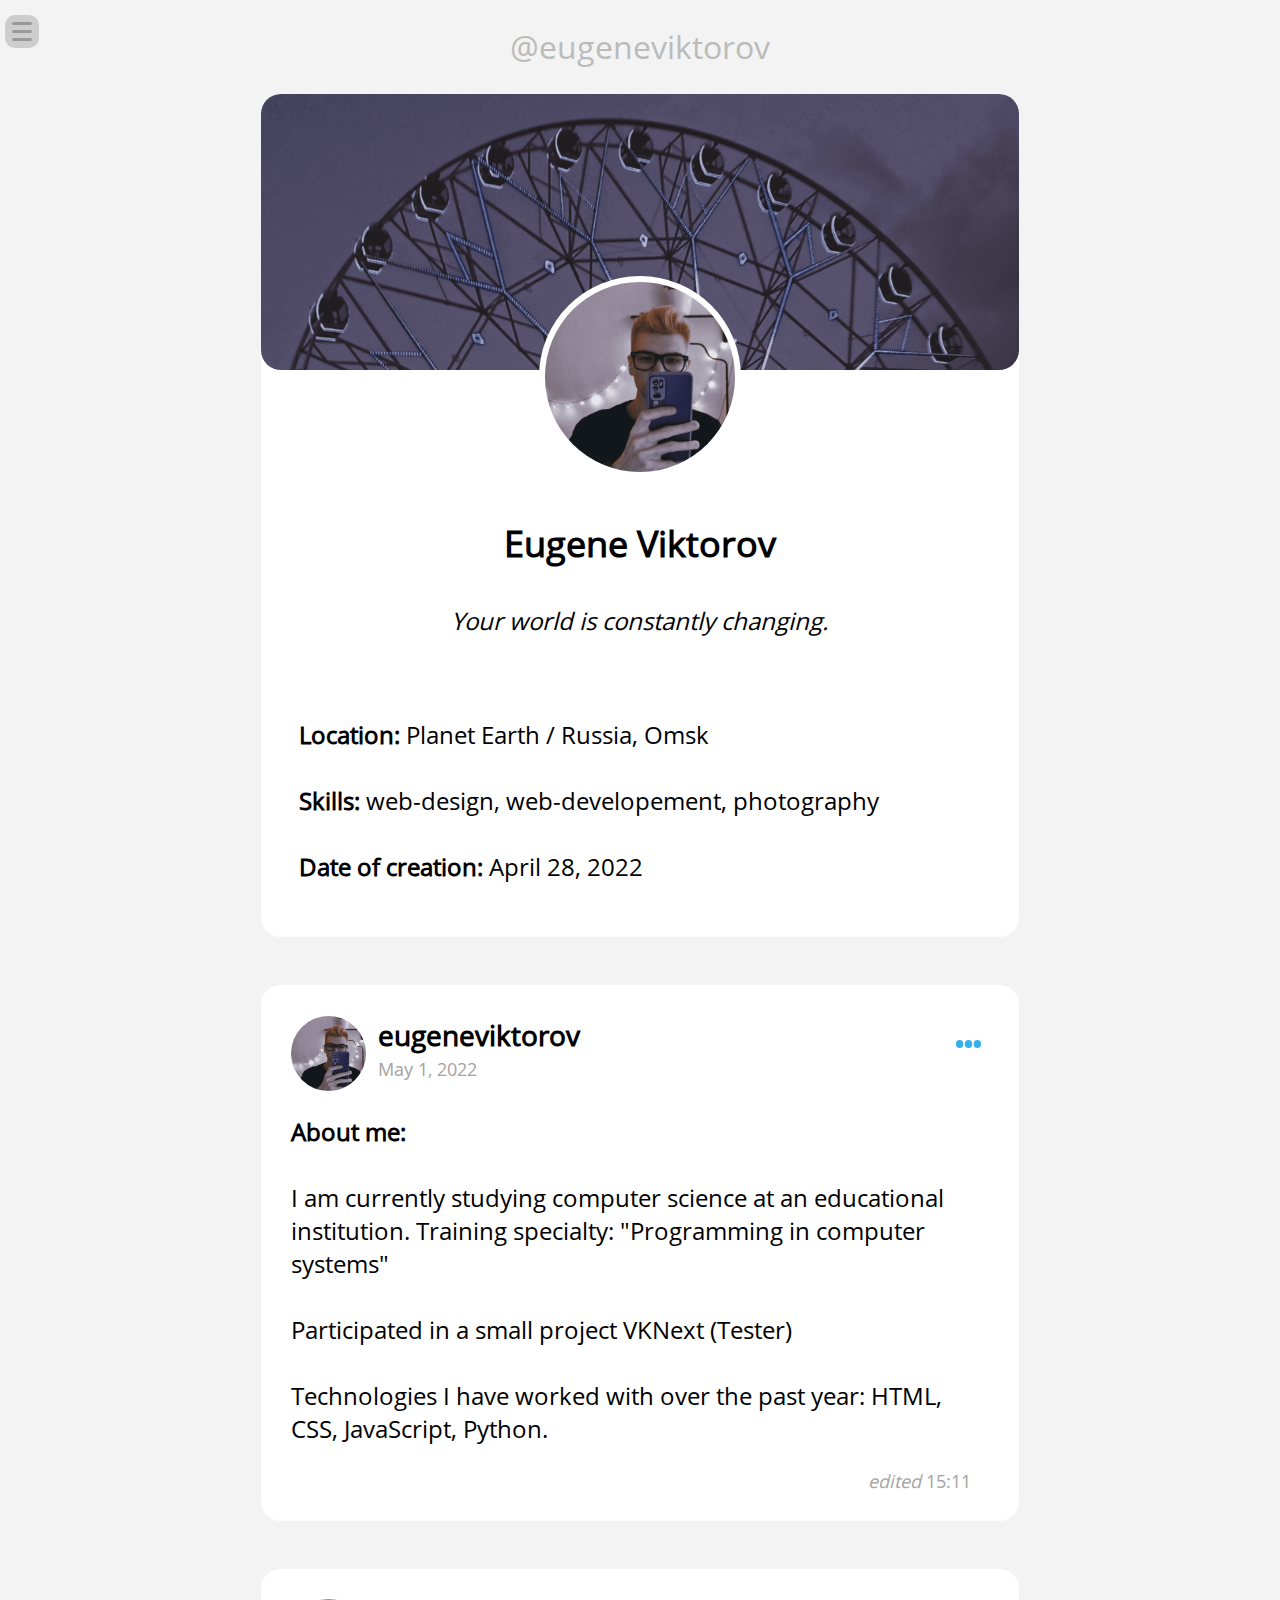
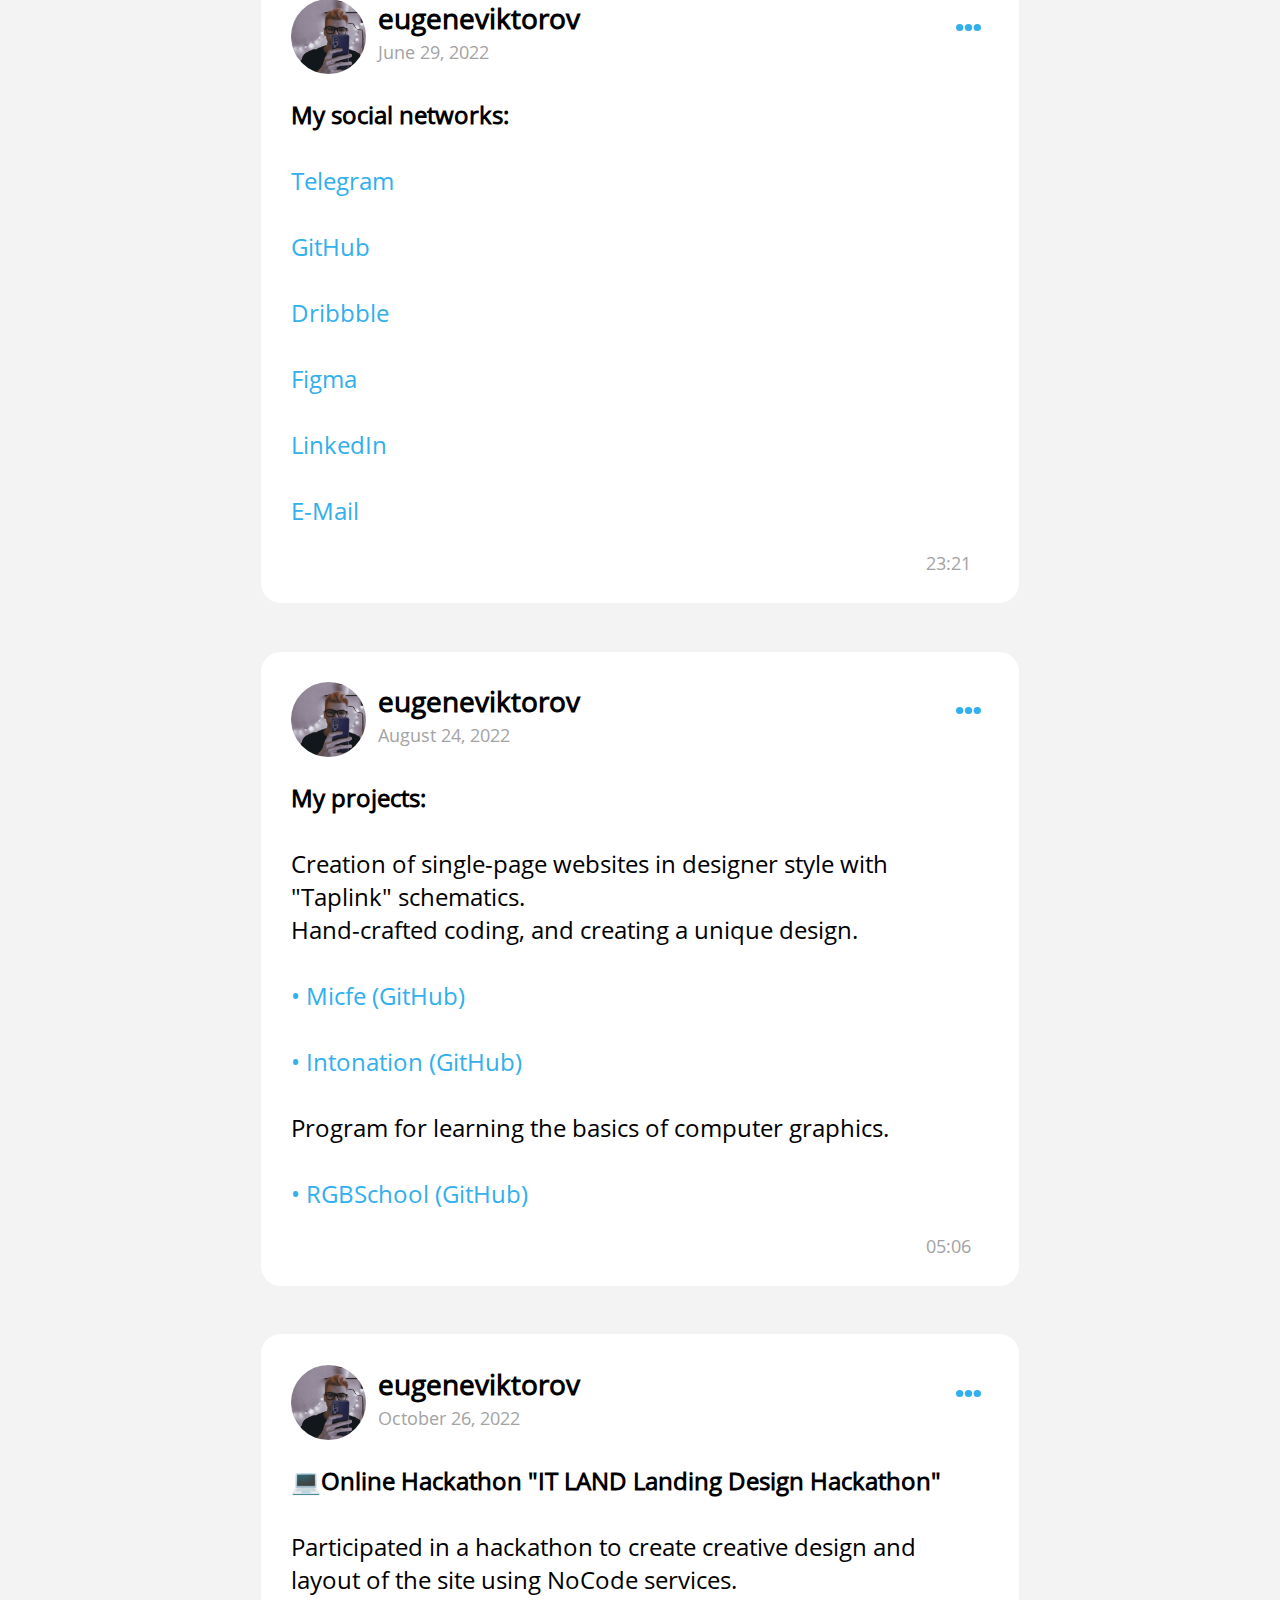
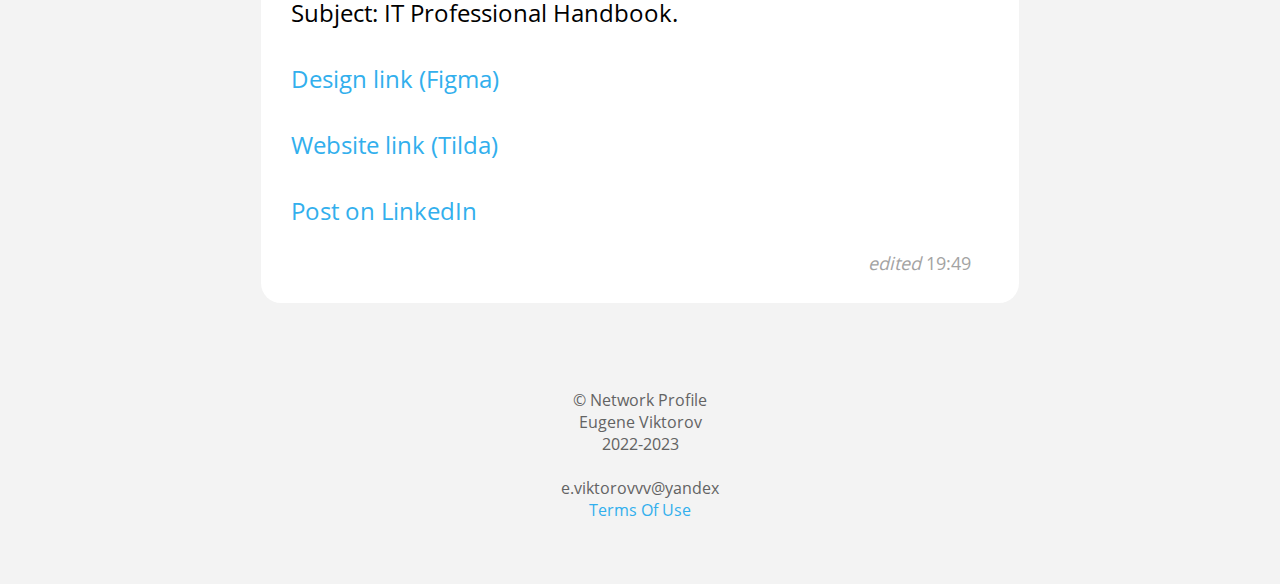
<file: index.html>
<!DOCTYPE html>
<html lang="en">
   <head>
      <meta charset="UTF-8">
      <meta http-equiv="X-UA-Compatible" content="IE=edge">
      <title>Network Profile</title>
      <link rel="stylesheet" href="index/main.css">
      <link rel="apple-touch-icon" href="icons/apple-icon(192x192).png"/>
      <link rel="apple-touch-icon" sizes="57x57" href="icons/apple-icon-57x57.png"/>
      <link rel="apple-touch-icon" sizes="60x60" href="icons/apple-icon-60x60.png"/>
      <link rel="apple-touch-icon" sizes="72x72" href="icons/apple-icon-72x72.png"/>
      <link rel="apple-touch-icon" sizes="76x76" href="icons/apple-icon-76x76.png"/>
      <link rel="apple-touch-icon" sizes="114x114" href="icons/apple-icon-114x114.png"/>
      <link rel="apple-touch-icon" sizes="120x120" href="icons/apple-icon-120x120.png"/>
      <link rel="apple-touch-icon" sizes="144x144" href="icons/apple-icon-144x144.png"/>
      <link rel="apple-touch-icon" sizes="152x152" href="icons/apple-icon-152x152.png"/>
      <link rel="apple-touch-icon" sizes="180x180" href="icons/apple-icon-180x180.png"/>
      <link rel="apple-touch-icon" sizes="192x192" href="icons/apple-icon-precomposed-192x192.png"/>
      <link rel="icon" type="image/png" sizes="192x192"  href="icons/android-icon-192x192.png"/>
      <link rel="icon" type="image/png" sizes="16x16" href="icons/favicon-16x16.png"/>
      <link rel="icon" type="image/png" sizes="32x32" href="icons/favicon-32x32.png"/>
      <link rel="icon" type="image/png" sizes="96x96" href="icons/favicon-96x96.png"/>
      <link rel="shortcut icon" type="image/x-icon" href="icons/favicon.ico">
      <link rel="shortcut icon" type="image/x-icon" href="favicon.ico"/>
      <link rel="manifest" href="manifest.json"> <!-- At the root of the site -->
      <meta name="msapplication-TileColor" content="#ffffff">
      <meta name="msapplication-TileImage" content="icons/ms-icon-144x144.png">
      <meta name="theme-color" content="#ffffff">
      <meta name="apple-mobile-web-app-capable" content="yes">
      <meta name="viewport" content="width=device-width, initial-scale=1, user-scalable=no">
   </head>
   <body style="font-family: OpenSans-Regular">
      <style>
         @font-face {
         font-family: OpenSans-Regular;
         src: url(index/files/OpenSans-Regular.ttf);
         }
      </style>
      <div class="preload">
         <img src="icons/logo-512x512.png" class="pre_logo" width="300" />
      </div>
      <div class="wrapper"></div>
      <div class="username">
         @eugeneviktorov</div>
      <!-- Profile -->
      <div id="profile"></div>
      <div class="page">
         <div class="photo_background"><img src="index/files/Photo-Background.png" class="photo_background_settings"></div>
         <div class="photo_profile"><img src="index/files/Photo-Profile.png" class="photo_profile_settings"></div>
         <div class="name_profile"  text="soled"></div>
         <div class="status" text="dored"></div>
         <div class="characteristic" text="loctte"></div>
      </div>
      <input type="text" value="eugeneviktorov.github.io#profile">
      <!-- End Profile -->
      <!-- Post 1 -->
      <div id="about"></div>
      <div class="page">
         <div class="tooltip">
            <bad onclick="myFunction_one()" onmouseout="outFunc_one()">
               <span class="tooltiptext" id="myTooltip_one" text="tempor_link"></span>
            </bad>
            <img src="index/icons/action-menu.svg" class="action_menu">
         </div>
         <img src="index/files/Photo-Profile.png" class="photo_page">
         <div class="name">
            <b>
               <p>eugeneviktorov</p>
            </b>
         </div>
         <div class="date" text="amet_may"></div>
         <div class="text" text="lorem"></div>
         <div class="time" text="amet_edit_one"></div>
      </div>
      <input type="text" value="eugeneviktorov.github.io#about" id="myInput_one">
      <!-- Post 1 END -->
      <!-- Post 2 -->
      <div id="social"></div>
      <div class="page">
         <div class="tooltip">
            <bad onclick="myFunction_two()" onmouseout="outFunc_two()">
               <span class="tooltiptext" id="myTooltip_two" text="tempor_link"></span>
            </bad>
            <img src="index/icons/action-menu.svg" class="action_menu">
         </div>
         <img src="index/files/Photo-Profile.png" class="photo_page">
         <div class="name">
            <b>
               <p>eugeneviktorov</p>
            </b>
         </div>
         <div class="date" text="amet_june"></div>
         <div class="text" text="ipsum"></div>
         <div class="time" text="amet_edit_two"></div>
      </div>
      <input type="text" value="eugeneviktorov.github.io#social" id="myInput_two">
      <!-- Post 2 END -->
      <!-- Post 3 -->
      <div id="projects"></div>
      <div class="page">
         <div class="tooltip">
            <bad onclick="myFunction_three()" onmouseout="outFunc_three()">
               <span class="tooltiptext" id="myTooltip_three" text="tempor_link"></span>
            </bad>
            <img src="index/icons/action-menu.svg" class="action_menu">
         </div>
         <img src="index/files/Photo-Profile.png" class="photo_page">
         <div class="name">
            <b>
               <p>eugeneviktorov</p>
            </b>
         </div>
         <div class="date" text="amet_august"></div>
         <div class="text" text="sits"></div>
         <div class="time" text="amet_edit_three"></div>
      </div>
      <input type="text" value="eugeneviktorov.github.io#projects" id="myInput_three">
      <!-- Post 3 END -->
      <!-- Post 4 -->
      <div id="hackathon"></div>
      <div class="page">
         <div class="tooltip">
            <bad onclick="myFunction_four()" onmouseout="outFunc_four()">
               <span class="tooltiptext" id="myTooltip_four" text="tempor_link"></span>
            </bad>
            <img src="index/icons/action-menu.svg" class="action_menu">
         </div>
         <img src="index/files/Photo-Profile.png" class="photo_page">
         <div class="name">
            <b>
               <p>eugeneviktorov</p>
            </b>
         </div>
         <div class="date" text="amet_october"></div>
         <div class="text" text="hacks"></div>
         <div class="time" text="amet_edit_four"></div>
      </div>
      <input type="text" value="eugeneviktorov.github.io#hackathon" id="myInput_four">
      <!-- Post 4 END -->
      <input type="checkbox" id="hmt" class="hidden-menu-ticker">
      <label class="btn-menu" for="hmt">
      <span class="first"></span>
      <span class="second"></span>
      <span class="third"></span></label>
      <label class="hide-after-open" for="hmt"></label>
      <ul class="hidden-menu">
         <div class="theme_type">
            <input class="btn-toggle" id="theme" type='checkbox' onclick="changeTheme()"/>
            <label for="theme" class="lights" text="elitL"></label>
            <label for="theme" class="darks" text="elitD"></label></li>
         </div>
         <div class="theme_type_two">
            <input id="lang" type='checkbox' onclick="changeLagnuage()">
            <label for="lang" class="eng">English</label>
            <label for="lang" class="rus">Russian β</label></li>
         </div>
      </ul>
      <div class="organization" text="orgaztn"></div>
      <script  src="index/script.js"></script>
   </body>
</html>
</file>
<file: index/main.css>
html{
   -webkit-user-select: none;
  /* Safari */
   -moz-user-select: none;
  /* Firefox */
   -ms-user-select: none;
  /* IE10+/Edge */
   user-select: none;
  /* Standard */
}
body {
   background: #f3f3f3;
}
body.dark-theme {
   color: #ffffff;
   background: #000000;
}
body.dark-theme a {
   color: #32AFED;
}
body.dark-theme a:hover {
   color: #288dec;
}
body.dark-theme .preload{
   background: #000000;
}
body.dark-theme .page{
   background: #151515;
}
body.dark-theme .photo_profile_settings{
   background-color: #151515;
}
body.dark-theme .name_profile{
   color: #ffffff;
}
body.dark-theme .status{
   color: #ffffff;
}
body.dark-theme .characteristic{
   color: #ffffff;
}
body.dark-theme .photo_page{
   background: #151515;
}
body.dark-theme .name{
   color: #ffffff;
}
body.dark-theme .tooltip .tooltiptext{
   color: #ffffff;
   background-color: #1d1d1d;
   box-shadow: 2px 2px 5px #ffffff14;
}
body.dark-theme .hidden-menu{
   background-color: #1d1d1d;
   box-shadow: 2px 2px 5px #ffffff14;
}
body.dark-theme .btn-menu{
   background-color: #ffffff35;
}
a{
   color:inherit;
   text-decoration:none;
   color: #32AFED;
   transition: 0.3s;
}
a:hover{
   color: #288dec;
}
br{
   -webkit-user-select: none;
  /* Safari */
   -moz-user-select: none;
  /* Firefox */
   -ms-user-select: none;
  /* IE10+/Edge */
   user-select: none;
  /* Standard */
}
input{
   opacity: 0;
   margin-left: -100%;
}
::-moz-selection{
   background-color: #BBBBBB;
}
::-webkit-scrollbar{
   width: 10px;
}
::-webkit-scrollbar-thumb{
   border-radius: 20px;
   background: #BBBBBB;
}
.wrapper {
   opacity: 0;
}
.preload{
   display: block;
   width: 100%;
   height: 100%;
   background: #ffffff;
   position: fixed;
   top: 0;
   left: 0;
   transition: all 0.7s ease-in-out;
   z-index: 999;
   pointer-events: none;
}
.preload.invisible{
   top: -100%;
   opacity: 0;
}
.pre_logo{
   margin: 0;
   position: absolute;
   top: 50%;
   left: 50%;
   margin-right: -50%;
   transform: translate(-50%, -50%);
}
.username{
   margin-top: 2%;
   color: #BBBBBB;
   font-size: 32px;
   text-align: center;
   cursor: default;
   -webkit-user-select: text;
  /* Safari */
   -moz-user-select: text;
  /* Firefox */
   -ms-user-select: text;
  /* IE10+/Edge */
   user-select: text;
  /* Standard */
}
.page{
   margin-top: 2%;
   margin-left: auto;
   margin-right: auto;
   background-color: #ffffff;
   border-radius: 20px 20px;
   z-index: 1;
}
@media (min-width:280px){
   .page{
       width: 98%;
  }
}
@media (min-width:425px){
   .page{
       width: 90%;
  }
}
@media (min-width:768px){
   .page{
       width: 70%;
  }
}
@media (min-width:1024px){
   .page{
       width: 60%;
  }
}
@media (min-width:1440px){
   .page{
       width: 50%;
  }
}
@media (min-width:1920px){
   .page{
       width: 35%;
  }
}
@media (min-width:2560px){
   .page{
       width: 25%;
  }
}
@media (min-width:3840px){
   .page{
       width: 20%;
  }
}
@media (min-width:4260px){
   .page{
       width: 17%;
  }
}
@media (min-width:5144px){
   .page{
       width: 12%;
  }
}
.photo_background{
   text-align: center;
   position: relative;
   z-index: 2;
   pointer-events: none;
}
.photo_background_settings{
   border-radius: 20px 20px;
   width: 100%;
}
.photo_profile{
   text-align: center;
   position: relative;
   margin-top: 1%;
   z-index: 3;
   pointer-events: none;
}
.photo_profile_settings{
   background-color: #ffffff;
   border-radius: 50%;
}
@media (min-width:280px){
   .photo_profile_settings{
       padding: 3px;
       margin-top: -20%;
       width: 35%;
  }
}
@media (min-width:320px){
   .photo_profile_settings{
       padding: 4px;
  }
}
@media (min-width:768px){
   .photo_profile_settings{
       padding: 6px;
       margin-top: -14%;
       width:25%;
  }
}
.name_profile{
   color: #000000;
   text-align: center;
   -webkit-user-select: text;
   /* Safari */
    -moz-user-select: text;
   /* Firefox */
    -ms-user-select: text;
   /* IE10+/Edge */
    user-select: text;
   /* Standard */
}
@media (min-width:280px){
   .name_profile{
       font-size: 22px;
  }
}
@media (min-width:320px){
   .name_profile{
       font-size: 24px;
  }
}
@media (min-width:375px){
   .name_profile{
       font-size: 28px;
  }
}
@media (min-width:425px){
   .name_profile{
       font-size: 32px;
  }
}
@media (min-width:768px){
   .name_profile{
       font-size: 36px;
  }
}
.status{
   color: #000000;
   margin-right: auto;
   margin-left: auto;
   text-align: center;
   -webkit-user-select: text;
  /* Safari */
   -moz-user-select: text;
  /* Firefox */
   -ms-user-select: text;
  /* IE10+/Edge */
   user-select: text;
  /* Standard */
}
@media (min-width:280px){
   .status{
       width: 90%;
       font-size: 18px;
  }
}
@media (min-width:320px){
   .status{
       width: 80%;
       font-size: 20px;
  }
}
@media (min-width:375px){
   .status{
       font-size: 22px;
  }
}
@media (min-width:425px){
   .status{
       font-size: 24px;
  }
}
@media (min-width:768px){
   .status{
       width: 60%;
  }
}
@media (min-width:1440px){
   .status{
       width: 45%;
  }
}
.characteristic{
   color: #000000;
   margin-left: auto;
   margin-right: auto;
   width: 90%;
   padding: 0 0 30px 0;
   -webkit-user-select: text;
  /* Safari */
   -moz-user-select: text;
  /* Firefox */
   -ms-user-select: text;
  /* IE10+/Edge */
   user-select: text;
  /* Standard */
}
@media (min-width:280px){
   .characteristic{
       font-size: 18px;
  }
}
@media (min-width:320px){
   .characteristic{
       font-size: 20px;
  }
}
@media (min-width:375px){
   .characteristic{
       font-size: 22px;
  }
}
@media (min-width:425px){
   .characteristic{
       font-size: 24px;
  }
}
.photo_page{
   margin-top: 4%;
   margin-left: 4%;
   display: inline-block;
   pointer-events: none;
   border-radius: 50%;
}
@media (min-width:280px){
   .photo_page{
       width: 52px;
  }
}
@media (min-width:320px){
   .photo_page{
       width: 65px;
  }
}
@media (min-width:425px){
   .photo_page{
       width: 68px;
  }
}
@media (min-width:768px){
   .photo_page{
       width: 72px;
  }
}
@media (min-width:1024px){
   .photo_page{
       width: 75px;
  }
}
.name{
   display: inline-block;
   margin-left: 1%;
   -webkit-user-select: text;
  /* Safari */
   -moz-user-select: text;
  /* Firefox */
   -ms-user-select: text;
  /* IE10+/Edge */
   user-select: text;
  /* Standard */
}
@media (min-width:280px){
   .name{
       font-size: 20px;
       vertical-align: 30px;
  }
}
@media (min-width:320px){
   .name{
       font-size: 22px;
       vertical-align: 35px;
  }
}
@media (min-width:375px){
   .name{
       font-size: 24px;
       vertical-align: 35px;
  }
}
@media (min-width:425px){
   .name{
       font-size: 28px;
       vertical-align: 40px;
  }
}
@media (min-width:1024px){
   .name{
       vertical-align: 45px;
  }
}
.date{
   color: #A3A3A3;
   display: inline-block;
}
@media (min-width:280px){
   .date{
       font-size: 14px;
       margin-left: -148px;
       vertical-align: 7px;
  }
}
@media (min-width:320px){
   .date{
       font-size: 16px;
       margin-left: -163px;
       vertical-align: 12px;
  }
}
@media (min-width:375px){
   .date{
       font-size: 18px;
       margin-left: -178px;
       vertical-align: 10px;
  }
}
@media (min-width:425px){
   .date{
       margin-left: -206px;
       vertical-align: 12px;
  }
}
@media (min-width:1024px){
   .date{
       vertical-align: 15px;
  }
}
@media (min-width:1440px){
   .date{
       vertical-align: 15px;
  }
}
.text{
   width: 90%;
   -webkit-user-select: text;
  /* Safari */
   -moz-user-select: text;
  /* Firefox */
   -ms-user-select: text;
  /* IE10+/Edge */
   user-select: text;
  /* Standard */
}
@media (min-width:280px){
   .text{
       font-size: 18px;
       margin-top: -10%;
       padding: 15px 15px 0px 15px;
  }
}
@media (min-width:320px){
   .text{
       font-size: 20px;
       margin-top: -10%;
  }
}
@media (min-width:375px){
   .text{
       font-size: 22px;
       padding: 20px 20px 0px 20px;
  }
}
@media (min-width:425px){
   .text{
       font-size: 24px;
       margin-top: -7%;
  }
}
@media (min-width:768px){
   .text{
       margin-top: -5%;
       padding: 25px 25px 0px 25px;
  }
}
@media (min-width:1024px){
   .text{
       margin-top: -5%;
       padding: 30px 30px 0px 30px;
  }
}
@media (min-width:1440px){
   .text{
       margin-top: -5%;
  }
}
.time{
   text-align: right;
   margin-right: 5%;
   padding: 0px 10px 10px 10px;
   color: #A3A3A3;
}
@media (min-width:280px){
   .time{
       font-size: 14px;
  }
}
@media (min-width:320px){
   .time{
       font-size: 16px;
  }
}
@media (min-width:375px){
   .time{
       font-size: 18px;
  }
}
.action_menu{
   width: 25px;
}
@media (min-width:280px){
   .action_menu{
       width: 20px;
  }
}
@media (min-width:375px){
   .action_menu{
       width: 25px;
  }
}
.tooltip{
   position: relative;
   float:right;
   cursor: default;
   z-index: 4;
}
@media (min-width:280px){
   .tooltip{
       margin-top: 7%;
       margin-right: 6%;
  }
}
@media (min-width:320px){
   .tooltip{
       margin-top: 8%;
       margin-right: 5%;
  }
}
@media (min-width:768px){
   .tooltip{
       margin-top: 6%;
  }
}
@media (min-width:1440px){
   .tooltip{
       margin-top: 4%;
  }
}
.tooltip .tooltiptext{
   visibility: hidden;
   width: 160px;
   background-color: #e3e3e3;
   color: #000000;
   text-align: center;
   border-radius: 6px;
   padding: 7px;
   position: absolute;
   z-index: 5;
   bottom: -200%;
   margin-left: -160px;
   opacity: 0;
   transition: 0.5s;
   box-shadow: 2px 2px 5px #00000036;
   cursor: pointer;
}
@media (min-width:280px){
   .tooltip .tooltiptext{
       margin-left: -155px;
  }
}
@media (min-width:375px){
   .tooltip .tooltiptext{
       margin-left: -150px;
  }
}
.tooltip .tooltiptext::after{
   position: absolute;
   top: 100%;
   left: 50%;
   margin-left: -5px;
   border-width: 5px;
   border-style: solid;
   border-color: #E3E3E3;
}
.tooltip:hover .tooltiptext{
   visibility: visible;
   opacity: 1;
}
.hidden-menu{
   display: block;
   position: fixed;
   box-sizing: border-box;
   height: 100px;
   padding: 10px;
   margin: 0;
   border-radius: 0px 15px 15px 0px;
   top: 10px;
   left: -270px;
   background-color: #fafafa;
   color: #535353;
   font-size:22px;
   transition: left .6s;
   z-index: 8;
   box-shadow: 2px 2px 5px #00000036;
}
@media (min-width:280px){
   .hidden-menu{
       width: 150px;
  }
}
@media (min-width:375px){
   .hidden-menu{
       width: 155px;
  }
}
.hidden-menu-ticker{
   display: none;
}
.hidden-menu-ticker:checked~.hide-after-open{
   display: block;
   position: fixed;
   top: 0;
   width: 100%;
   height: 100%;
   z-index: 7;
}
.btn-menu{
   background-color: #00000027;
   border-radius: 10px 10px 10px 10px;
   position: fixed;
   top: 15px;
   left: 5px;
   cursor: pointer;
   transition: left .6s;
   z-index: 9;
   width: 20px;
}
@media (min-width:280px){
   .btn-menu{
       padding: 5px;
  }
}
@media (min-width:375px){
   .btn-menu{
       padding: 7px;
  }
}
.btn-menu span{
   display: block;
   height: 3px;
   background-color: #999;
   border-radius: 15px 15px 15px 15px;
   margin: 5px 0 0;
   transition: all .1s linear .4s;
   position: relative;
}
.btn-menu span.first{
   margin-top: 0;
}
.hidden-menu-ticker:checked ~ .btn-menu{
   left: 115px;
}
.hidden-menu-ticker:checked ~ .hidden-menu{
   left: 0;
}
.hidden-menu-ticker:checked ~ .btn-menu span.first{
   transform: rotate(45deg);
   top: 8px;
}
.hidden-menu-ticker:checked ~ .btn-menu span.second {
   opacity: 0;
}
.hidden-menu-ticker:checked ~ .btn-menu span.third{
   transform: rotate(-45deg);
   top: -8px;
}
.theme_type{
   position: relative;
}
.theme_type_two{
   position: relative;
   margin-top: 10%;
}
.theme_type:after, .theme_type_two:after{
   content: "";
   display: block;
   position: absolute;
   width: 0;
   margin-top: 3px;
   height: 3px;
   background-color: #32AFED;
   transition: width 1.0s;
}
.theme_type:hover:after, .theme_type_two:hover:after{
   width: 75%;
   margin-top: 3px;
   background-color: #32AFED;
   transition: width 1.0s;
}
.rus, .eng{
   color: #32AFED;
}
#lang {
   display: none;
}
#lang:checked ~ .rus, #lang:not(:checked) ~ .eng, #lang:not(:checked) ~ .spa {
   display: none;
}
label[for="lang"] {
   user-select: none;
   cursor: pointer;
}
.lights, .darks{
   color: #32AFED;
}
#theme {
   display: none;
}
#theme:checked ~ .darks, #theme:not(:checked) ~ .lights {
   display: none;
}
label[for="theme"] {
   user-select: none;
   cursor: pointer;
}
.organization{
   color: #636363;
   text-align: center;
   -webkit-user-select: text;
  /* Safari */
   -moz-user-select: text;
  /* Firefox */
   -ms-user-select: text;
  /* IE10+/Edge */
   user-select: text;
  /* Standard */
}
@media (min-width:280px){
   .organization{
       margin-top: 30%;
       margin-bottom: 30%;
       font-size: 14px;
  }
}
@media (min-width:320px){
   .organization{
       margin-top: 20%;
       margin-bottom: 20%;
       font-size: 16px;
  }
}
@media (min-width:425px){
   .organization{
       margin-top: 10%;
       margin-bottom: 10%;
  }
}
@media (min-width:1024px){
   .organization{
       margin-top: 5%;
       margin-bottom: 5%;
  }
}
</file>
